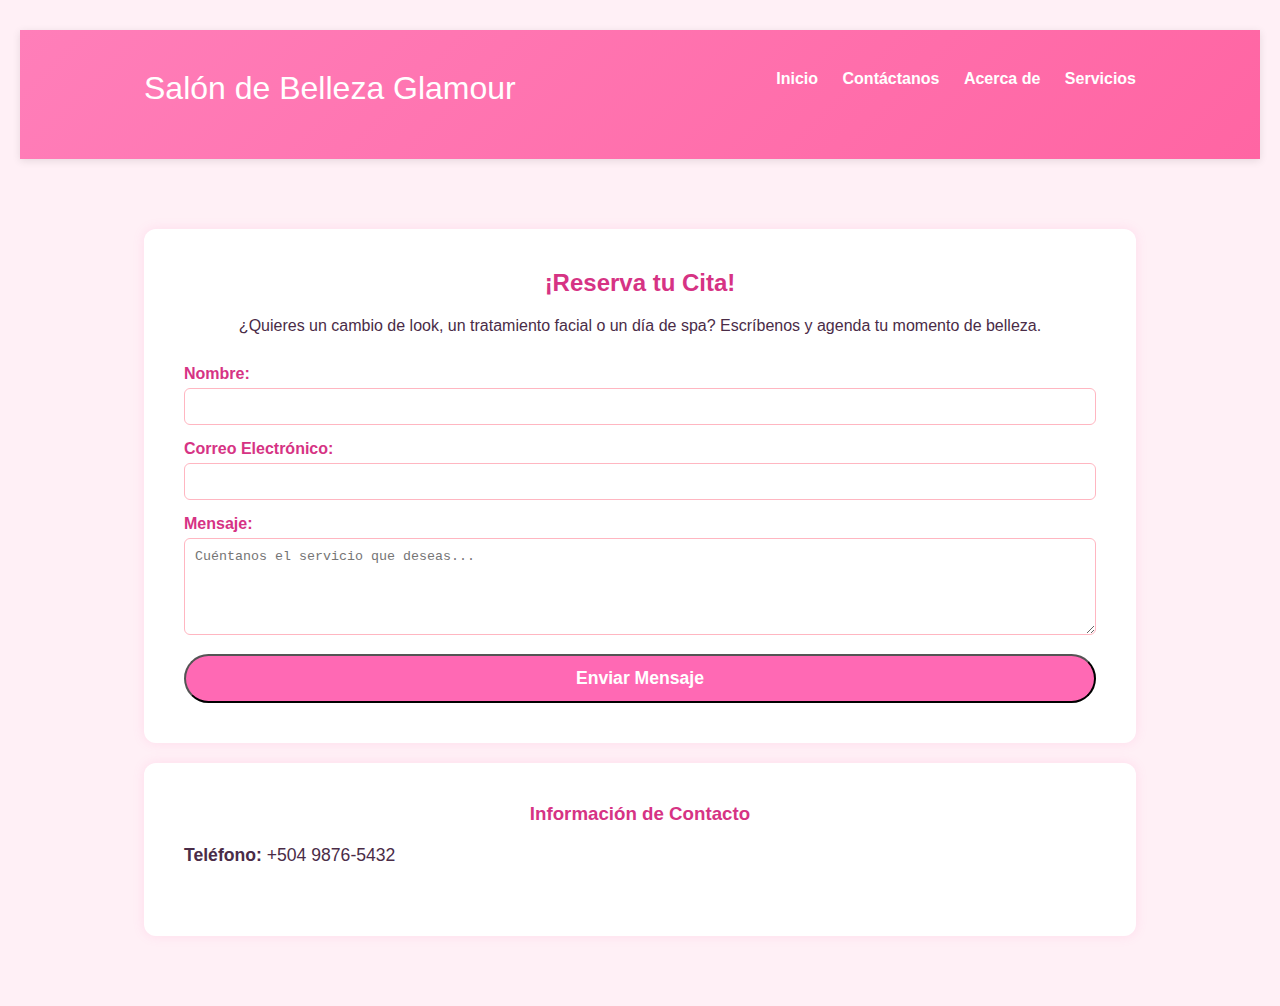
<file: contactanos.html>
<!DOCTYPE html>
<html lang="es">
<head>
    <meta charset="UTF-8">
    <meta name="viewport" content="width=device-width, initial-scale=1.0">
    <title>Contáctanos - Salón de Belleza Glamour</title>
    <link rel="stylesheet" href="css-style.css">
</head>
<body>
    <header>
        <div class="container">
            <h1>Salón de Belleza Glamour</h1>
            <nav>
                <ul>
                    <li><a href="index.html">Inicio</a></li>
                    <li><a href="contactanos.html">Contáctanos</a></li>
                    <li><a href="acerca-de.html">Acerca de</a></li>
                    <li><a href="servicios.html">Servicios</a></li>
                </ul>
            </nav>
        </div>
    </header>

    <main class="container">
        <section class="contact-form">
            <h2>¡Reserva tu Cita!</h2>
            <p>¿Quieres un cambio de look, un tratamiento facial o un día de spa? Escríbenos y agenda tu momento de belleza.</p>
            <form action="#" method="POST">
                <div class="form-group">
                    <label for="nombre">Nombre:</label>
                    <input type="text" id="nombre" name="nombre" required>
                </div>
                <div class="form-group">
                    <label for="email">Correo Electrónico:</label>
                    <input type="email" id="email" name="email" required>
                </div>
                <div class="form-group">
                    <label for="mensaje">Mensaje:</label>
                    <textarea id="mensaje" name="mensaje" rows="5" placeholder="Cuéntanos el servicio que deseas..." required></textarea>
                </div>
                <button type="submit" class="btn">Enviar Mensaje</button>
            </form>
        </section>

        <section class="contact-info">
            <h3>Información de Contacto</h3>
            <ul>
                <li><strong>Teléfono:</strong> +504 9876-5432</li>
</file>
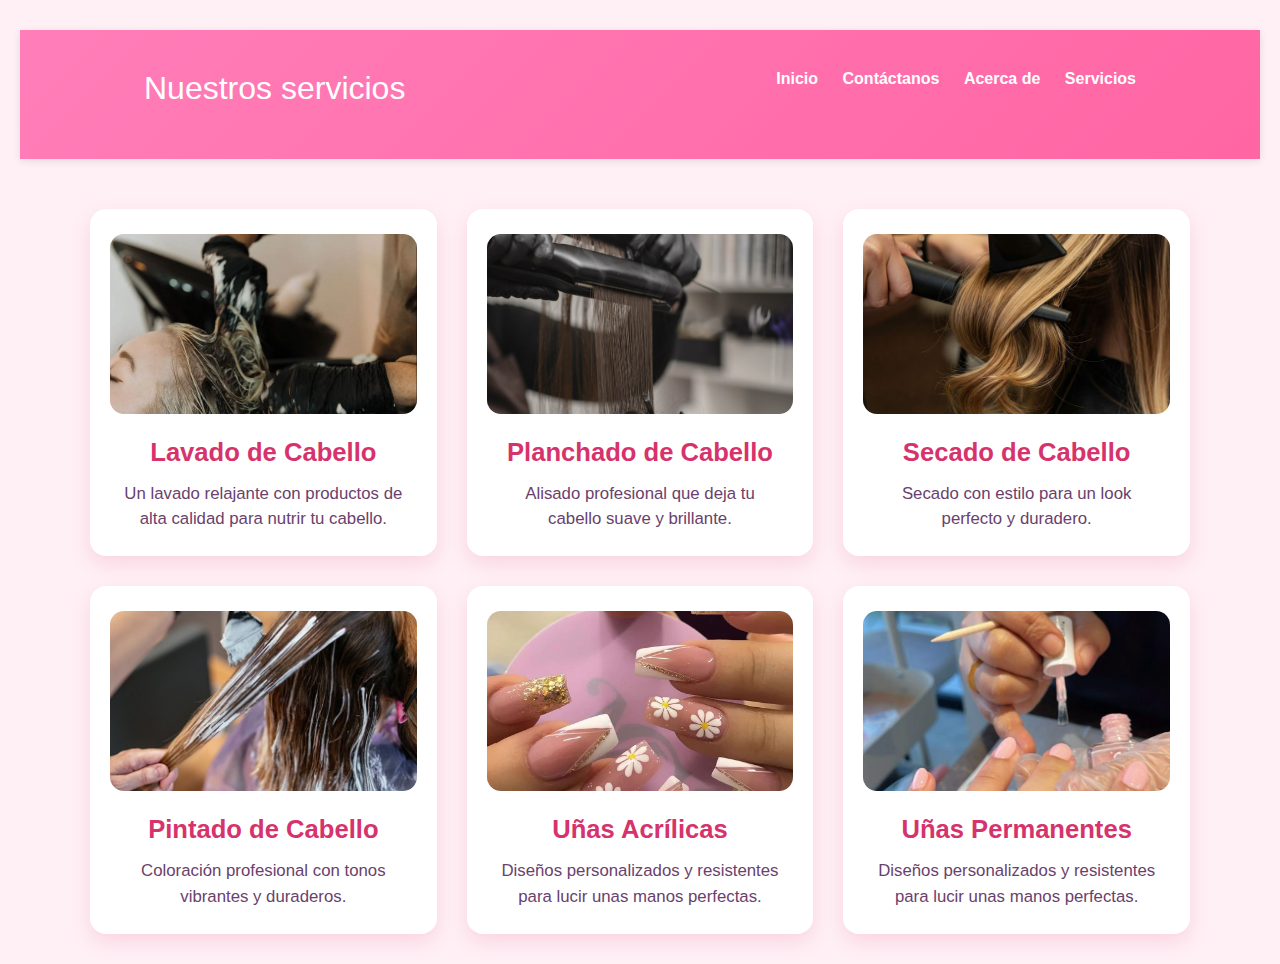
<file: servicios.html>
<!DOCTYPE html>
<html lang="es">
<head>
    <meta charset="UTF-8" />
    <meta name="viewport" content="width=device-width, initial-scale=1" />
    <title>Servicios - Salón de Belleza Glamour</title>
    <link rel="stylesheet" href="css-style.css" />
</head>
<header>
  <div class="container">
    <h1>Nuestros servicios</h1>
    <nav>
      <ul>
       <li><a href="index.html">Inicio</a></li>
       <li><a href="contactanos.html">Contáctanos</a></li>
       <li><a href="acerca-de.html">Acerca de</a></li>
       <li><a href="servicios.html">Servicios</a></li>   </ul>
    </nav>
  </div>
</header>

<body>

<section class="galeria">
    <div class="servicio">
        <img src="lavado.jpg" alt="Lavado de Cabello" />
        <h3>Lavado de Cabello</h3>
        <p>Un lavado relajante con productos de alta calidad para nutrir tu cabello.</p>
    </div>

    <div class="servicio">
        <img src="planchado.jpg" alt="Planchado de Cabello" />
        <h3>Planchado de Cabello</h3>
        <p>Alisado profesional que deja tu cabello suave y brillante.</p>
    </div>

    <div class="servicio">
        <img src="secado.jpg" alt="Secado de Cabello" />
        <h3>Secado de Cabello</h3>
        <p>Secado con estilo para un look perfecto y duradero.</p>
    </div>

    <div class="servicio">
        <img src="pintado.jpg" alt="Pintado de Cabello" />
        <h3>Pintado de Cabello</h3>
        <p>Coloración profesional con tonos vibrantes y duraderos.</p>
    </div>

    <div class="servicio">
        <img src="uñas acrilicas.jpg" alt="Uñas Acrílicas" />
        <h3>Uñas Acrílicas</h3>
        <p>Diseños personalizados y resistentes para lucir unas manos perfectas.</p>
    </div>

    <div class="servicio">
        <img src="permanente.jpg" alt="Uñas Permanentes" />
        <h3>Uñas Permanentes</h3>
        <p>Diseños personalizados y resistentes para lucir unas manos perfectas.</p>
    </div>
</section>

</body>
</html>
</file>
<file: css-style.css>
.hero {
  background: url("mujer-recibiendo-tratamiento-en-peluqueria.jpg") no-repeat center center/cover;
  color: #fff;
  text-align: center;
  height: 100vh;            /* toda la altura de la ventana */
  display: flex;             /* para centrar vertical y horizontal */
  flex-direction: column;
  justify-content: center;   /* centra vertical */
  align-items: center;       /* centra horizontal */
  position: relative;
  padding: 0 20px;
}

/* Capa oscura para que se lea el texto */
.hero::before {
  content: "";
  position: absolute;
  inset: 0;
  background: rgba(0,0,0,0.4); /* semi-transparente */
  z-index: 0;
}

/* Asegura que el contenido esté encima */
.hero h2, 
.hero p, 
.hero .btn {
  position: relative;
  z-index: 1;
}

.hero h2 {
  font-size: 3rem;
  margin-bottom: 15px;
}

.hero p {
  font-size: 1.3rem;
  margin-bottom: 25px;
  max-width: 600px;
}

.btn {
  display: inline-block;
  padding: 12px 28px;
  background: #e91e63;
  color: #fff;
  text-decoration: none;
  border-radius: 50px;
  font-weight: bold;
  transition: background 0.3s;
}

.btn:hover {
  background: #c2185b;
}

/* Estilos generales */
body {
    font-family: 'Segoe UI', Arial, sans-serif;
    margin: 0;
    padding: 0;
    background-color: #fff0f5; /* Rosa muy suave */
    color: #444;
}

.container {
    width: 80%;
    margin: 0 auto;
    padding: 20px 0;
}

/* Encabezado */
.logo {
    width: 60px;    /* ajusta según tu preferencia */
    height: auto;   /* mantiene proporción */
    margin-right: 15px;
}

header {
    background: linear-gradient(135deg, #ff7eb9, #ff65a3);
    color: #fff;
    padding: 15px 0;
    box-shadow: 0 2px 8px rgba(0,0,0,0.1);
}

header h1 {
    margin: 0;
    float: left;
}

header nav {
    float: right;
}

header nav ul {
    margin: 0;
    padding: 0;
    list-style: none;
}

header nav ul li {
    display: inline-block;
    margin-left: 20px;
}

header nav ul li a {
    color: #fff;
    text-decoration: none;
    font-weight: bold;
    padding: 5px 0;
    transition: color 0.3s ease;
}

header nav ul li a:hover {
    color: #ffe4ec; /* Rosa pastel */
}

/* Limpiar floats */
header .container::after {
    content: "";
    display: table;
    clear: both;
}

/* Botones */
.btn {
    display: inline-block;
    background-color: #ff69b4;
    color: #fff;
    padding: 10px 20px;
    text-decoration: none;
    border-radius: 25px;
    font-weight: bold;
    transition: background-color 0.3s ease, transform 0.2s ease;
}

.btn:hover {
    background-color: #ff4da6;
    transform: scale(1.05);
}

/* Sección Hero (Página de Inicio) */
.hero {
    background-color: #ffe4ec;
    text-align: center;
    padding: 80px 20px;
    margin-bottom: 20px;
    border-radius: 12px;
}

.hero h2 {
    font-size: 2.5em;
    color: #d63384;
    margin-bottom: 15px;
}

.hero p {
    font-size: 1.2em;
    margin-bottom: 30px;
}

header {
    text-align: center;
    padding: 20px 0;
}

.logo img {
    max-width: 180px; /* ajusta el tamaño del logo */
    display: block;
    margin: 0 auto; /* centra horizontalmente */
}
/* Productos Destacados */
.featured-products {
    background-color: #fff;
    padding: 40px 20px;
    margin-bottom: 20px;
    border-radius: 12px;
    box-shadow: 0 0 12px rgba(255, 105, 180, 0.15);
}

.featured-products h3 {
    text-align: center;
    color: #d63384;
    margin-bottom: 30px;
}

.product-grid {
    display: grid;
    grid-template-columns: repeat(auto-fit, minmax(250px, 1fr));
    gap: 20px;
}

.product-item {
    background-color: #fff0f5;
    padding: 20px;
    border-radius: 12px;
    text-align: center;
    box-shadow: 0 2px 8px rgba(255, 105, 180, 0.15);
    transition: transform 0.3s ease;
}

.product-item:hover {
    transform: translateY(-5px);
}

.product-item img {
    max-width: 100%;
    height: auto;
    border-radius: 8px;
    margin-bottom: 15px;
}

.product-item h4 {
    color: #d63384;
    margin-bottom: 10px;
}

/* Formularios */
.contact-form, .about-us, .our-values, .contact-info {
    background-color: #fff;
    padding: 40px;
    margin-bottom: 20px;
    border-radius: 12px;
    box-shadow: 0 0 12px rgba(255, 105, 180, 0.15);
}

.contact-form h2, .about-us h2, .our-values h3, .contact-info h3 {
    color: #d63384;
    margin-bottom: 20px;
    text-align: center;
}

.contact-form p {
    text-align: center;
    margin-bottom: 30px;
}

.form-group {
    margin-bottom: 15px;
}

.form-group label {
    display: block;
    margin-bottom: 5px;
    font-weight: bold;
    color: #d63384;
}

.form-group input[type="text"],
.form-group input[type="email"],
.form-group textarea {
    width: 100%;
    padding: 10px;
    border: 1px solid #ffb6c1;
    border-radius: 6px;
    box-sizing: border-box;
}

.form-group textarea {
    resize: vertical;
}

.contact-form .btn {
    width: 100%;
    padding: 12px;
    font-size: 1.1em;
}

/* Información de Contacto */
.contact-info ul {
    list-style: none;
    padding: 0;
    margin-bottom: 30px;
}

.contact-info ul li {
    margin-bottom: 10px;
    font-size: 1.1em;
}

.map-placeholder {
    width: 100%;
    height: 400px;
    background-color: #ffe4ec;
    display: flex;
    justify-content: center;
    align-items: center;
    color: #d63384;
    border-radius: 12px;
    overflow: hidden;
}

.map-placeholder iframe {
    width: 100%;
    height: 100%;
    border: 0;
}

/* Acerca de Nosotros */
.about-us p {
    line-height: 1.6;
    margin-bottom: 15px;
    text-align: justify;
}

.our-values ul {
    list-style: disc;
    margin-left: 20px;
}

.our-values ul li {
    margin-bottom: 10px;
    font-size: 1.1em;
}

/* Pie de página */
footer {
    background: linear-gradient(135deg, #ff7eb9, #ff65a3);
    color: #fff;
    text-align: center;
    padding: 20px 0;
    margin-top: 20px;
    box-shadow: 0 -2px 8px rgba(0,0,0,0.1);
}

footer p {
    margin: 5px 0;
}

/* Responsive Design */
@media (max-width: 768px) {
    .container {
        width: 95%;
    }

    header h1, header nav {
        float: none;
        text-align: center;
    }

    header nav ul li {
        margin: 0 10px;
    }

    .hero {
        padding: 50px 10px;
    }

    .hero h2 {
        font-size: 1.8em;
    }

    .featured-products, .contact-form, .about-us, .our-values, .contact-info {
        padding: 20px;
    }

    .map-placeholder {
        height: 300px;
    }
}
/* Reset y estilos básicos */
* {
    margin: 0;
    padding: 0;
    box-sizing: border-box;
}

body {
    font-family: 'Segoe UI', Tahoma, Geneva, Verdana, sans-serif;
    background: #fff0f6; /* fondo rosado suave */
    color: #4a2c47; /* morado oscuro elegante */
    padding: 30px 20px;
}

/* Header */
header {
    text-align: center;
    margin-bottom: 50px;
}

header h1 {
    font-size: 2rem;
    color: #ffffff; /* rosa  */
    margin-bottom: 12px;
    font-weight: 400;
}

header p {
    font-size: 1.3rem;
    color: #a23e68;
}

/* Galería de servicios */
.galeria {
    display: grid;
    grid-template-columns: repeat(auto-fit, minmax(280px, 1fr));
    gap: 30px;
    max-width: 1100px;
    margin: 0 auto;
}

/* Cada servicio */
.servicio {
    background: #ffffff;
    border-radius: 16px;
    box-shadow: 0 8px 20px rgba(214, 51, 108, 0.15);
    padding: 25px 20px;
    text-align: center;
    transition: transform 0.3s ease, box-shadow 0.3s ease;
    cursor: pointer;
}

.servicio:hover {
    transform: translateY(-12px);
    box-shadow: 0 20px 40px rgba(214, 51, 108, 0.3);
}

/* Imagen */
.servicio img {
    width: 100%;
    border-radius: 14px;
    margin-bottom: 20px;
    object-fit: cover;
    height: 180px;
}

/* Título del servicio */
.servicio h3 {
    color: #d6336c;
    margin-bottom: 14px;
    font-size: 1.6rem;
    font-weight: 700;
}

/* Descripción */
.servicio p {
    font-size: 1.05rem;
    color: #6a416d;
    line-height: 1.5;
    padding: 0 10px;
}

/* Responsive */
@media (max-width: 768px) {
    body {
        padding: 20px 10px;
    }

    header h1 {
        font-size: 2.2rem;
    }

    header p {
        font-size: 1rem;
    }
}
/* Slider */
.slider {
  position: relative;
  overflow: hidden;
}
.slide {
  display: none;
  position: relative;
}
.slide.active {
  display: block;
}
.slide img {
  width: 100%;
  border-radius: 10px;
}
.caption {
  position: absolute;
  bottom: 20px;
  left: 20px;
  background: rgba(0,0,0,0.6);
  color: #fff;
  padding: 15px;
  border-radius: 8px;
}

/* Testimonios */
.testimonios {
  margin: 50px 0;
  text-align: center;
}
.testimonio {
  background: #f9f9f9;
  margin: 15px auto;
  padding: 20px;
  border-radius: 12px;
  max-width: 600px;
  box-shadow: 0 4px 8px rgba(0,0,0,0.1);
}

/* Botón WhatsApp flotante */
.whatsapp-float {
  position: fixed;
  bottom: 20px;
  right: 20px;
  background: #25D366;
  color: #fff;
  font-size: 24px;
  padding: 15px;
  border-radius: 50%;
  text-align: center;
  box-shadow: 0 4px 8px rgba(0,0,0,0.2);
  text-decoration: none;
}

/* Testimonios */
.testimonios {
  margin: 50px 0;
  text-align: center;
}
.testimonio {
  background: #f9f9f9;
  margin: 15px auto;
  padding: 20px;
  border-radius: 12px;
  max-width: 600px;
  box-shadow: 0 4px 8px rgba(0,0,0,0.1);
}

/* Botón WhatsApp flotante */
.whatsapp-float {
  position: fixed;
  bottom: 20px;
  right: 20px;
  background: #25D366;
  color: #fff;
  font-size: 24px;
  padding: 15px;
  border-radius: 50%;
  text-align: center;
  box-shadow: 0 4px 8px rgba(0,0,0,0.2);
  text-decoration: none;
}
.testimonios {
    padding: 60px 20px;
    background: #f9f9f9;
    text-align: center;
}

.testimonios h2 {
    font-size: 2.2rem;
    margin-bottom: 15px;
}

.testimonios p {
    font-size: 1.1rem;
    margin-bottom: 40px;
    max-width: 600px;
    margin-left: auto;
    margin-right: auto;
}

.testimonial-list {
    display: flex;
    flex-wrap: wrap;
    gap: 20px;
    justify-content: center;
    margin-bottom: 40px;
}

.testimonial {
    background: #fff;
    padding: 20px;
    border-radius: 12px;
    width: 280px;
    box-shadow: 0 4px 8px rgba(0,0,0,0.1);
    text-align: left;
}

.testimonial p {
    font-style: italic;
    margin-bottom: 10px;
}

.testimonial h4 {
    font-weight: bold;
    text-align: right;
    margin: 0;
}

/* Formulario */
.testimonial-form {
    max-width: 500px;
    margin: 0 auto;
    display: flex;
    flex-direction: column;
    gap: 15px;
}

.testimonial-form input,
.testimonial-form textarea {
    padding: 12px 15px;
    border: 1px solid #ccc;
    border-radius: 8px;
    font-size: 1rem;
}

.testimonial-form button {
    padding: 12px 20px;
    background: #e91e63;
    color: #fff;
    border: none;
    border-radius: 50px;
    font-weight: bold;
    cursor: pointer;
    transition: background 0.3s;
}

.testimonial-form button:hover {
    background: #c2185b;
}
</file>
